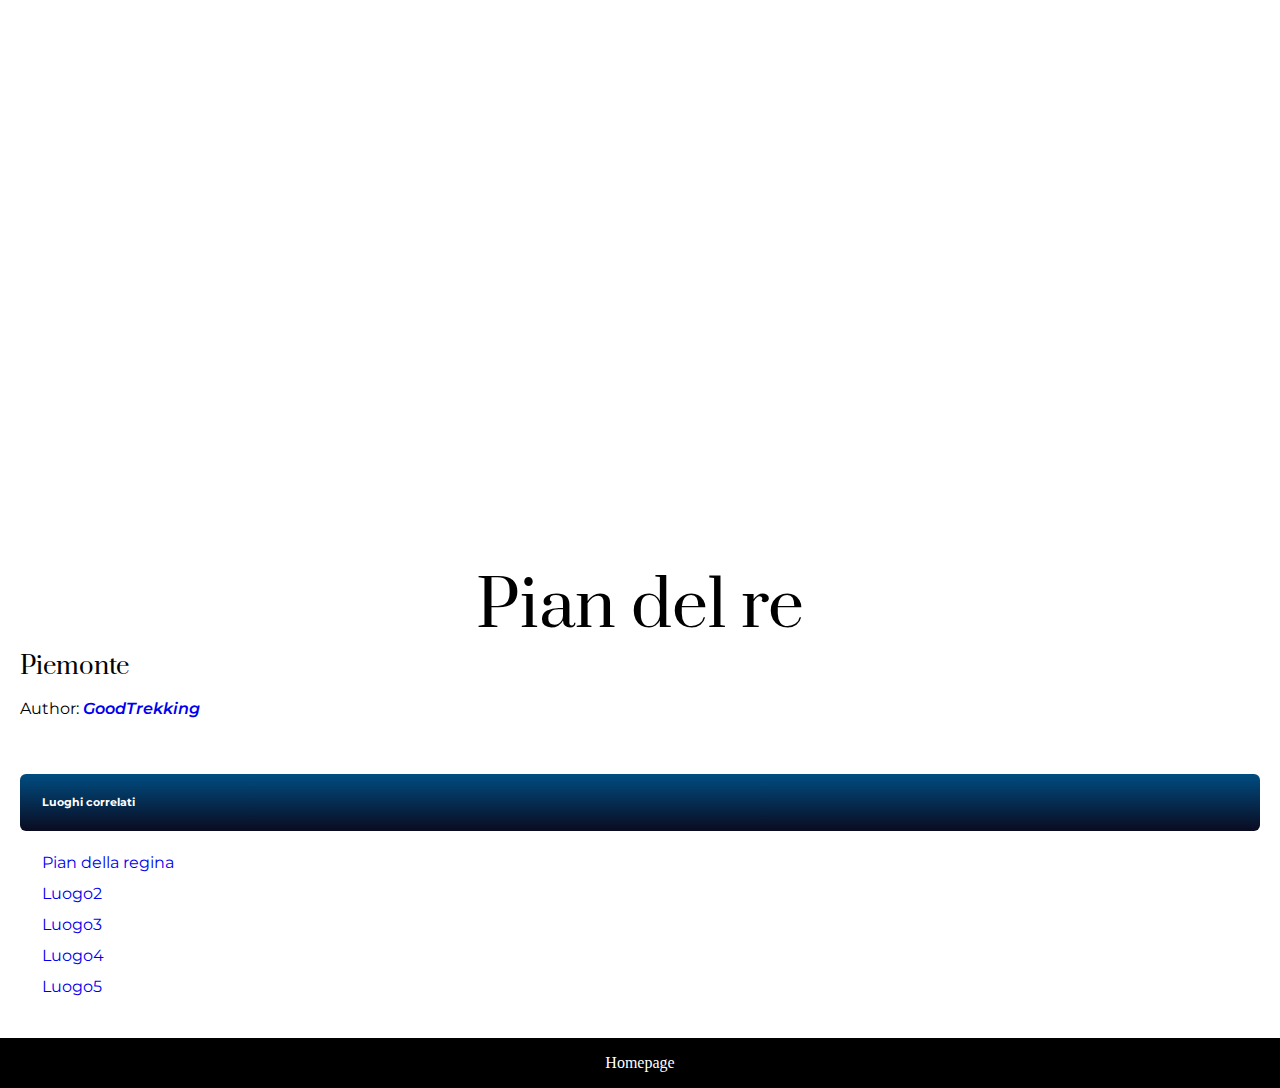
<file: TestCss/index.html>
<!DOCTYPE html>
<html lang="en">
<head>
    <meta charset="UTF-8">
    <meta name="viewport" content="width=device-width, initial-scale=1.0">
    <title>Document</title>
    <link rel="stylesheet" href="style.css">
    <link rel="preconnect" href="https://fonts.googleapis.com">
    <link rel="preconnect" href="https://fonts.gstatic.com" crossorigin>
    <link href="https://fonts.googleapis.com/css2?family=Montserrat:ital,wght@0,400;1,400;1,600&family=Prata&display=swap" rel="stylesheet">
</head>
<body>
    <div class="main-section">
        <div class="image-container">
        </div>
        <h1>Pian del re</h1>
        <h3>Piemonte</h3>
        <p>Author: <a id="author-link" href="https://www.goodtrekking.it/">GoodTrekking</a></p>
        <h6>Luoghi correlati</h6>
        <ul>
            <li><a href="./pian-della-regina.html">Pian della regina</a></li>
            <li><a href="./san-pietro-vallemina.html">Luogo2</a></li>
            <li><a href="./torino.html">Luogo3</a></li>
            <li><a href="./bra.html">Luogo4</a></li>
            <li><a href="./new-yotk.html">Luogo5</a></li>
        </ul>
    </div>
</body>
<footer>
        <a id="homepage-link" href="./index.html">Homepage</a>
</footer>
</html>
</file>
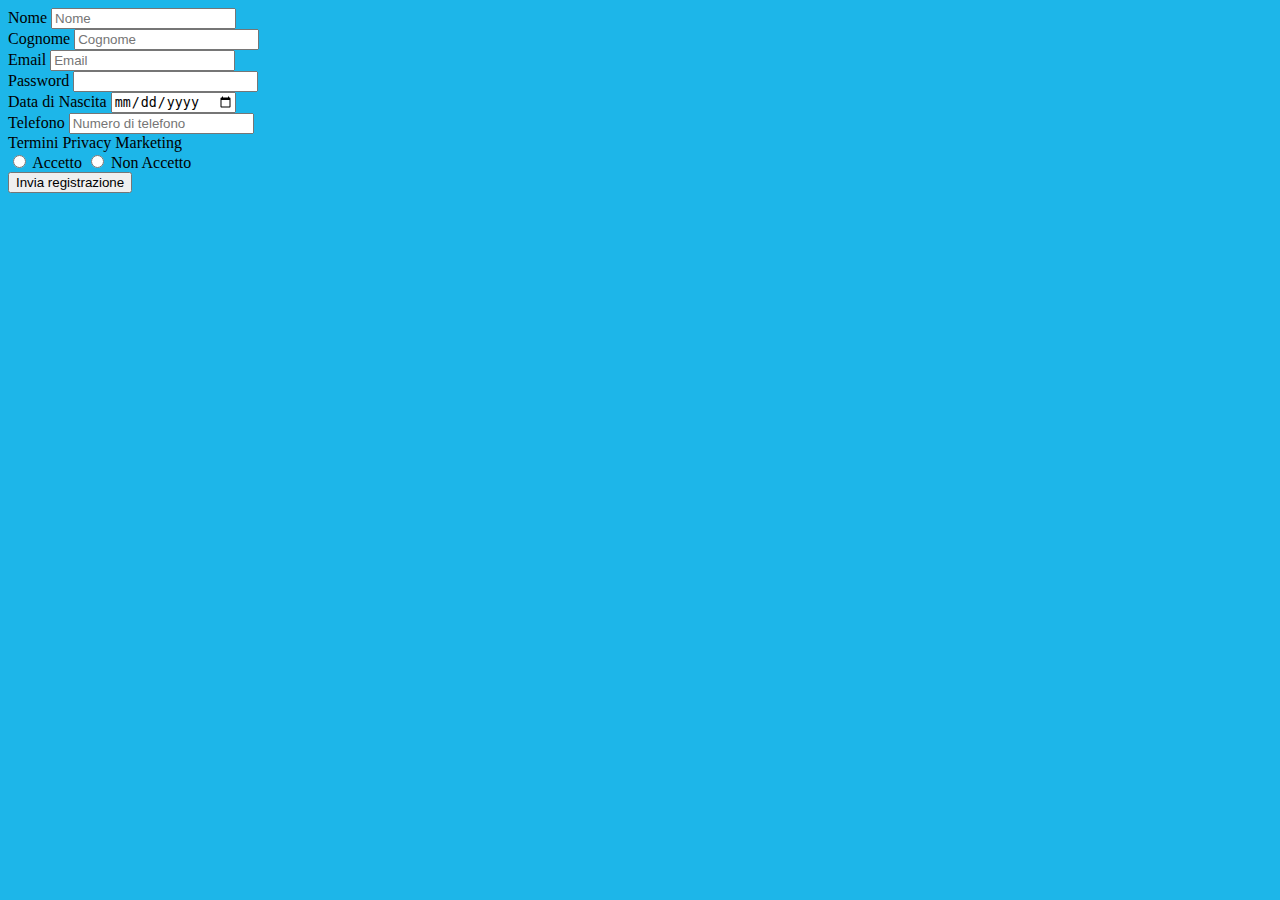
<file: TestForm/index.html>
<!DOCTYPE html>
<html lang="en">
<head>
    <meta charset="UTF-8">
    <meta name="viewport" content="width=device-width, initial-scale=1.0">
    <title>TestForm</title>
</head>
<body style="background-color: rgb(29, 182, 233);">
    <Form onsubmit="alert('Registrazione inviata!')">
        <div>
            <label for="nome">Nome</label>
            <input type="text" name="nome" placeholder="Nome">
        </div>
        <div>
            <label for="cognome">Cognome</label>
            <input type="text" name="cognome" placeholder="Cognome">
        </div>
        <div>
            <label for="email">Email</label>
            <input type="email" name="email" placeholder="Email">
        </div>
        <div>
            <label for="password">Password</label>
            <input type="password" name="password">
        </div>
        <div>
            <label for="dataDiNascita">Data di Nascita</label>
            <input type="date" name="dataDiNascita">
        </div>
        <div>
            <label for="telefono">Telefono</label>
            <input type="number" name="telefono" placeholder="Numero di telefono">
        </div>
        <div>
            <label for="privacy">Termini Privacy Marketing</label>
            <br>
            <input type="radio" name="privacy">
            <label for="accetto">Accetto</label>
            <input type="radio" name="privacy">
            <label for="nonAccetto">Non Accetto</label>
        </div>
        <div>
            <button type="submit">Invia registrazione</button>
        </div>


        
    </Form>
</body>
</html>
</file>
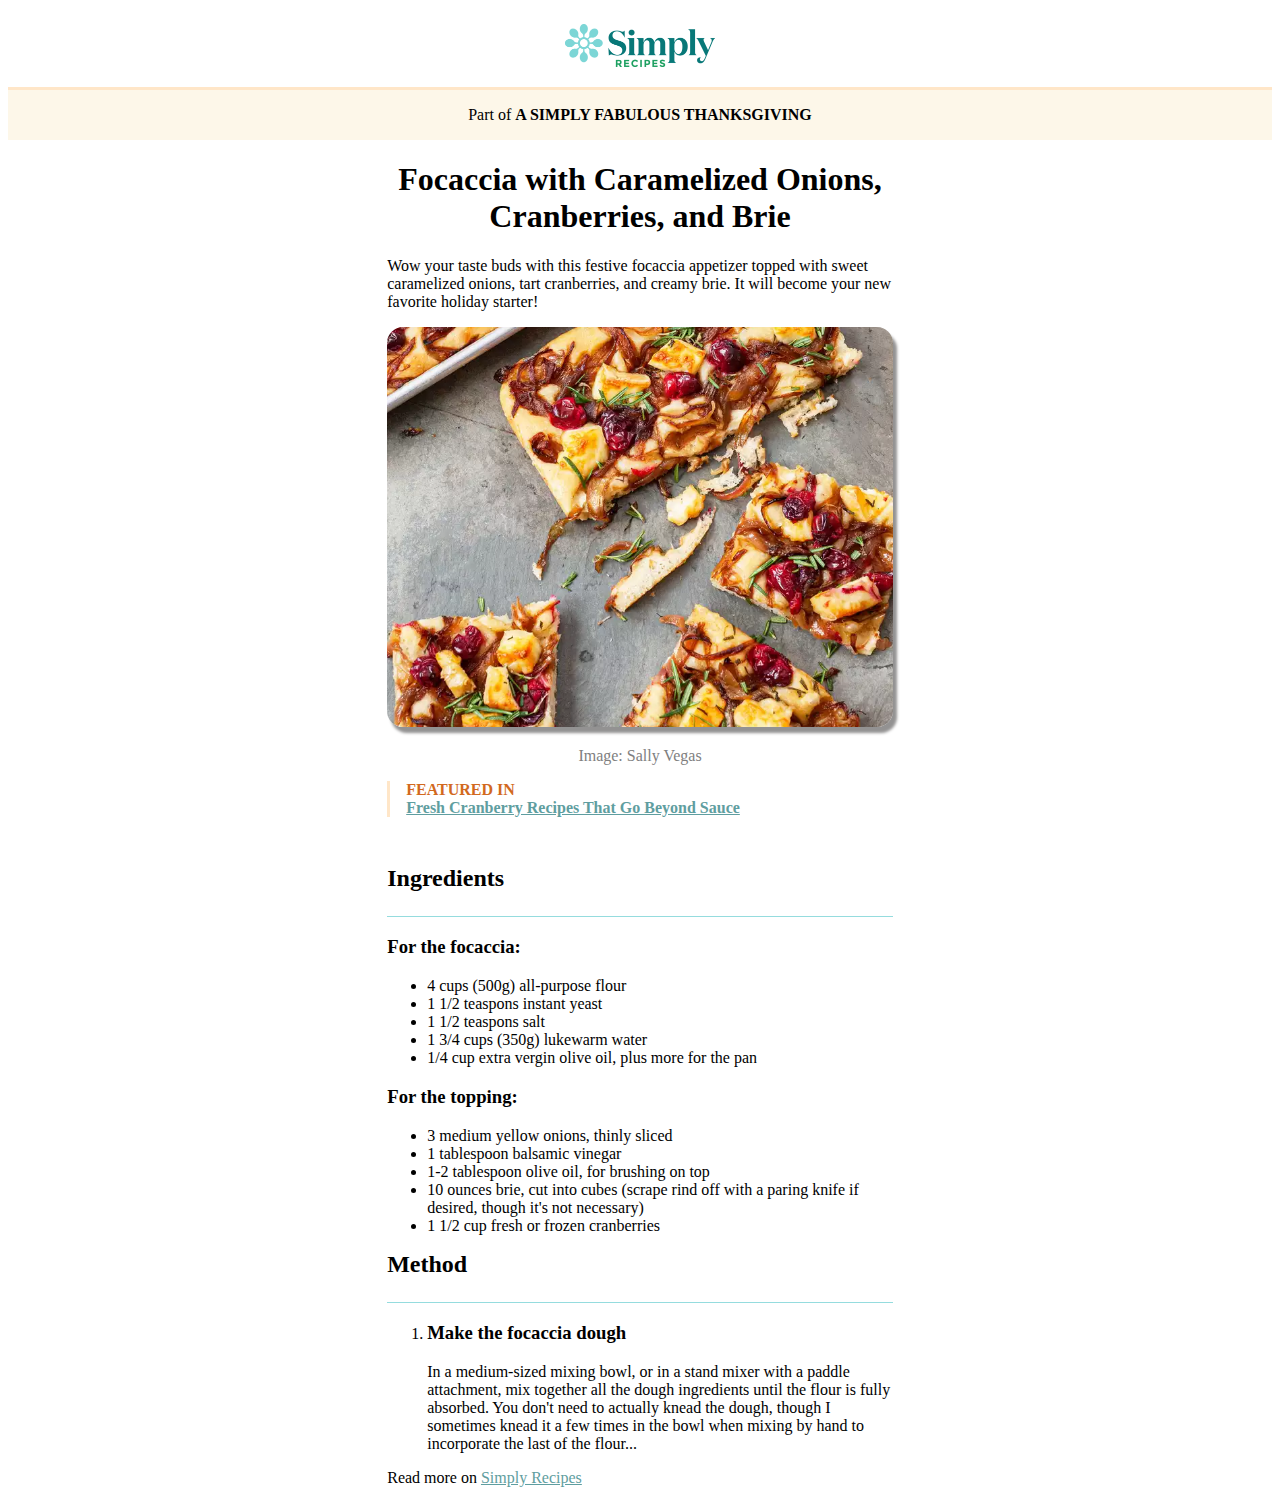
<file: W1/D1/index.html>
<!DOCTYPE html>
<html lang="en">
<head>
    <meta charset="UTF-8">
    <meta name="viewport" content="width=device-width, initial-scale=1.0">
    <link rel="stylesheet" href="style.css">
    <title>Simply Recipes</title>
</head>
<body>
    <header>
        <img src="materiali/Simply_Recipes_Logo_-_2021.png" alt="Simply Recipe Logo">
        <div class="subheader">
            Part of <b>A SIMPLY FABULOUS THANKSGIVING</b>
        </div>
    </header>
    <main>
        <h1>Focaccia with Caramelized Onions, Cranberries, and Brie</h1>
        <p>
            Wow your taste buds with this festive focaccia appetizer topped with sweet caramelized onions, tart cranberries, and 
            creamy brie. It will become your new favorite holiday starter!
        </p>
        <img src="materiali/__opt__aboutcom__coeus__resources__content_migration__simply_recipes__uploads__2020__12__Cranberry-Brie-Onion-Focaccia-LEAD-4-616c900337a44d82b82fe04845ba8c2b.webp" alt="">
        <p class="image-caption">Image: Sally Vegas</p>
        <div class="featured">
            <p><b>FEATURED IN</b></p>
            <a href="#"><b>Fresh Cranberry Recipes That Go Beyond Sauce</b></a>
        </div>
        <div class="recipe">
            <h2>Ingredients</h2>
            <h3>For the focaccia:</h3>
            <ul>
                <li>4 cups (500g) all-purpose flour</li>
                <li>1 1/2 teaspons instant yeast</li>
                <li>1 1/2 teaspons salt</li>
                <li>1 3/4 cups (350g) lukewarm water</li>
                <li>1/4 cup extra vergin olive oil, plus more for the pan</li>
            </ul>
            <h3>For the topping:</h3>
            <ul>
                <li>3 medium yellow onions, thinly sliced</li>
                <li>1 tablespoon balsamic vinegar</li>
                <li>1-2 tablespoon olive oil, for brushing on top</li>
                <li>10 ounces brie, cut into cubes (scrape rind off with a paring knife if desired, though it's not necessary)</li>
                <li>1 1/2 cup fresh or frozen cranberries</li>
            </ul>
            <h2>Method</h2>
            <ol>
                <li><h3><b>Make the focaccia dough</b></h3></li>
                <p>
                    In a medium-sized mixing bowl, or in a stand mixer with a paddle attachment, mix together
                    all the dough ingredients until the flour is fully absorbed. You don't need to actually knead 
                    the dough, though I sometimes knead it a few times in the bowl when
                    mixing by hand to incorporate the last of the flour...
                </p>
            </ol>
        </div>
    </main>
    <footer>
        <p>Read more on <a href="#">Simply Recipes</a></p>
    </footer>
</body>
</html>
</file>
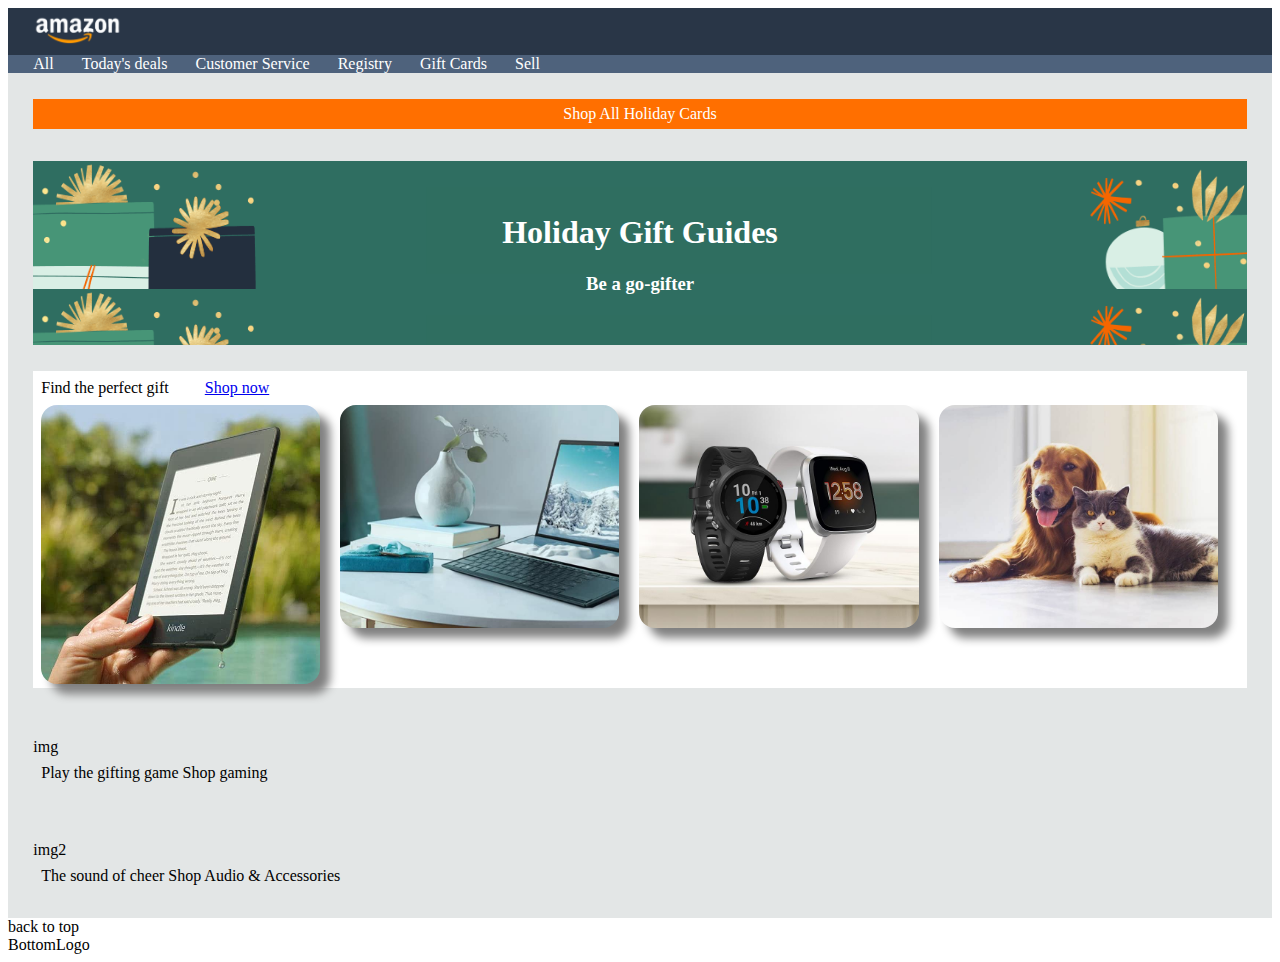
<file: W1/D4/index.html>
<!DOCTYPE html>
<html lang="en">
<head>
    <meta charset="UTF-8">
    <meta name="viewport" content="width=device-width, initial-scale=1.0">
    <link rel="stylesheet" href="style.css">
    <title>Amazon</title>
</head>
<body>
    <header>
            <div class="logo">
                <img src="assets/logo.png" alt="amazon logo">
            </div>
            <div class="navbar">
                <nav>
                    <ul>
                        <li>All</li>
                        <li>Today's deals</li>
                        <li>Customer Service</li>
                        <li>Registry</li>
                        <li>Gift Cards</li>
                        <li>Sell</li>
                    </ul>
                </nav>
            </div>
    </header>
    <main>
        <section class="holidayGifts">
            <div class="banner">Shop All Holiday Cards</div>
            <div class="giftGuides">
                <h1>
                    Holiday Gift Guides
                </h1>
                <h3>
                    Be a go-gifter
                </h3>
            </div>
        </section>
        <div class="mainContainer">
            <section class="carousel">
                <div class="titlePlusLink">
                    <p class="title">Find the perfect gift</p> 
                    <p> <a href="#">Shop now</a></p>
                </div>
                <div class="productContianer">
                    <div class="product">
                        <img src="assets/img_1.jpg" alt="kindle">
                    </div>
                    <div class="product">
                        <img src="assets/img_2.jpg" alt="pc">
                    </div>
                    <div class="product">
                        <img src="assets/img_3.jpg" alt="smartwatch">
                    </div>
                    <div class="product">
                        <img src="assets/img_4.jpg" alt="doggosAndCatos">
                    </div>
                </div>
            </section>
            <section class="giftingGame">
                <div class="longImageContainer">
                    <div class="longImage">img</div>
                    <div class="titlePlusLink">Play the gifting game Shop gaming</div>
                </div>
            </section>
            <section class="soundOfCheer">
                <div class="longImageContainer">
                    <div class="longImage">img2</div>
                    <div class="titlePlusLink">The sound of cheer Shop Audio & Accessories </div>
                </div>
            </section>
        </div>
    </main>
    <footer>
        <div class="backToTop">back to top</div>
        <div class="bottomLogo">BottomLogo</div>
    </footer>
</body>
</html>
</file>
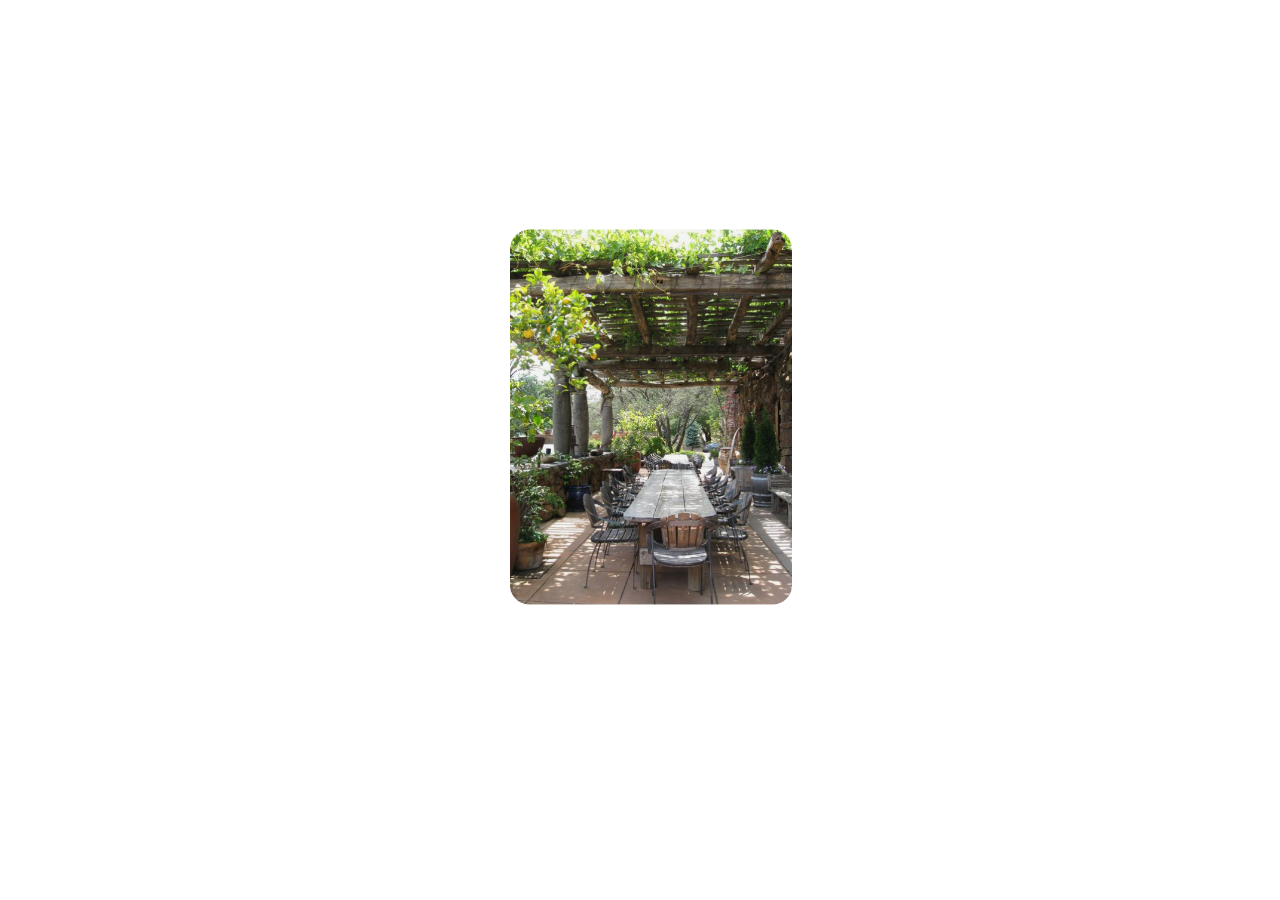
<file: W2/D1/index.html>
<!DOCTYPE html>
<html lang="it">
<head>
    <meta charset="UTF-8">
    <meta name="viewport" content="width=device-width, initial-scale=1.0">
    <title>PinterestCard</title>
    <link rel="stylesheet" href="style.css">
    <link rel="stylesheet" href="https://cdnjs.cloudflare.com/ajax/libs/font-awesome/6.5.1/css/all.min.css">
</head>
<body>
    <div class="card">
        <div class="saveButton">
            Save
        </div>
        <div class="image">
            <img src="assets/Image.png" alt="example image">
        </div>
        <div class="lowLevelButton">
            <button id="link"><i class="fa-solid fa-arrow-right"></i><span>westwingnblablablaaaaaaaaaaaaaaaaaaaaaaaaaaaaa</span></button>
            <button id="upload"><i class="fa-solid fa-arrow-up-from-bracket" style="color: #000000;"></i></button>
            <button id="other"><i class="fa-solid fa-ellipsis"></i></button>
        </div>
    </div>
</body>
</html>
</file>
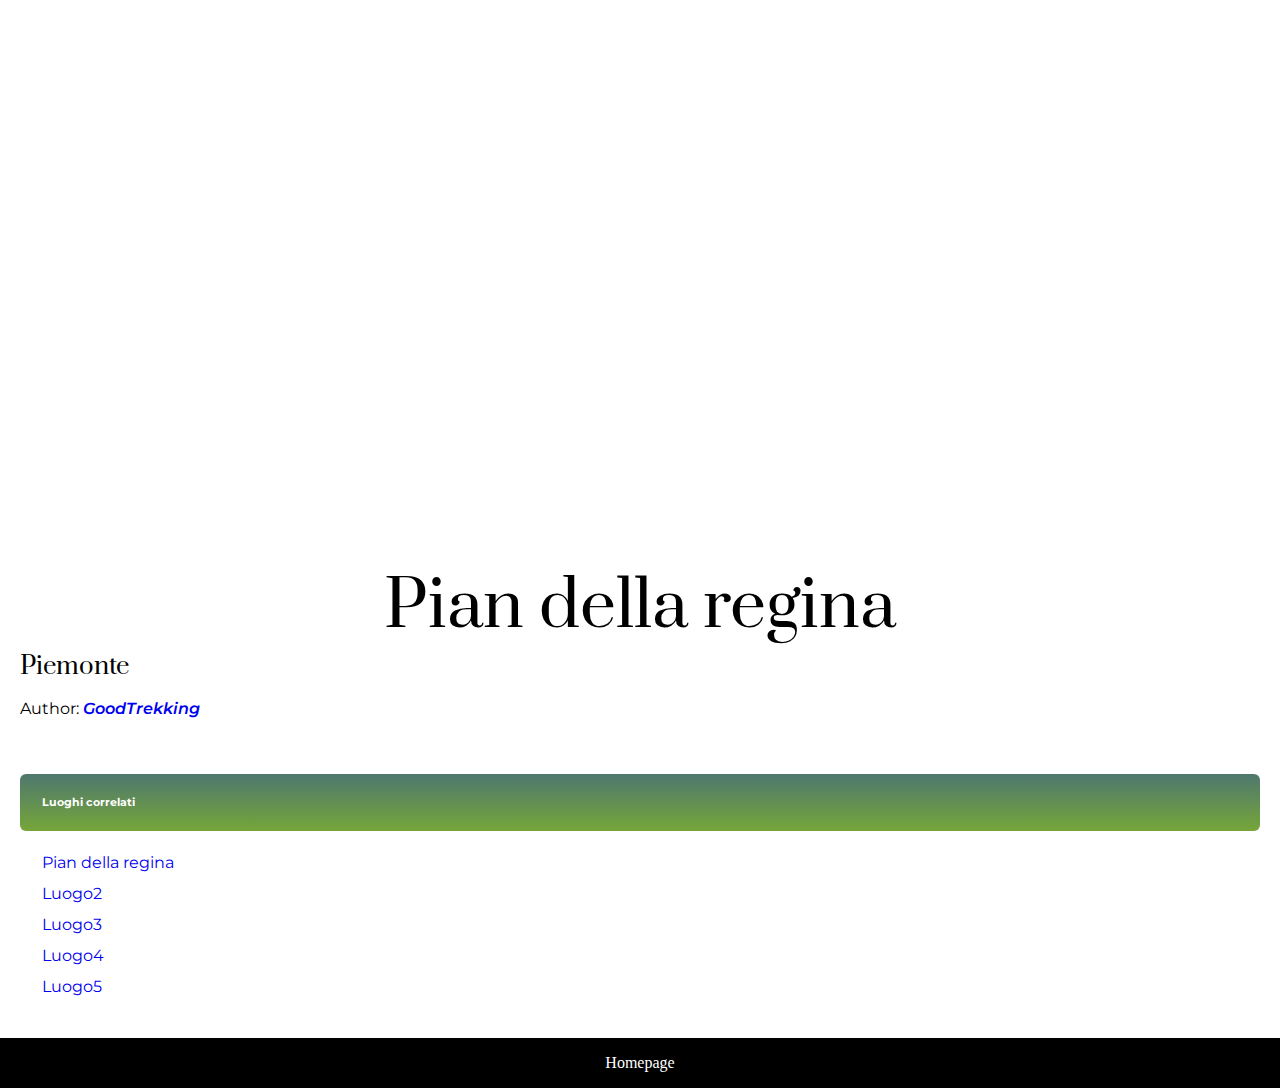
<file: TestCss/pian-della-regina.html>
<!DOCTYPE html>
<html lang="en">
<head>
    <meta charset="UTF-8">
    <meta name="viewport" content="width=device-width, initial-scale=1.0">
    <title>Document</title>
    <link rel="stylesheet" href="style.css">
    <link rel="preconnect" href="https://fonts.googleapis.com">
    <link rel="preconnect" href="https://fonts.gstatic.com" crossorigin>
    <link href="https://fonts.googleapis.com/css2?family=Montserrat:ital,wght@0,400;1,400;1,600&family=Prata&display=swap" rel="stylesheet">
</head>
<body>
    <div class="main-section">
        <div class="pian-della-regina image-container">
        </div>
        <h1>Pian della regina</h1>
        <h3>Piemonte</h3>
        <p>Author: <a id="author-link" href="https://www.goodtrekking.it/">GoodTrekking</a></p>
        <h6 class="pian-della-regina">Luoghi correlati</h6>
        <ul>
            <li><a class="pian-della-regina" href="./pian-della-regina.html">Pian della regina</a></li>
            <li><a class="pian-della-regina" href="./san-pietro-vallemina.html">Luogo2</a></li>
            <li><a class="pian-della-regina" href="./torino.html">Luogo3</a></li>
            <li><a class="pian-della-regina" href="./bra.html">Luogo4</a></li>
            <li><a class="pian-della-regina" href="./new-yotk.html">Luogo5</a></li>
        </ul>
    </div>
</body>
<footer>
        <a id="homepage-link" href="./index.html">Homepage</a>
</footer>
</html>
</file>
<file: TestCss/style.css>
@import url('https://fonts.googleapis.com/css2?family=Montserrat:ital,wght@0,400;1,400;1,600&family=Prata&display=swap');

body{
    margin: 0%;
}

h1{
    font-family: Prata;
    font-size: 64px;
    font-weight: 400;
    text-align: center;
}

h3{
    font-family: Prata;
    font-size: 24px;
    font-weight: 400;
    margin-top: 0;
}

h6 {
    padding: 22px;
    margin-bottom: 0px;
    margin-top: 56px;
    color: white;
    border-radius: 6px;
    background-image: linear-gradient(#004D81, #0A0B20);
}

h1,h3 {
    margin-bottom: 0;
}

ul {
    padding: 0;
    list-style-type: none;
}

li {
    padding-top: 6px;
    padding-bottom: 6px;
    padding-left: 22px;
    border-bottom: 1px;
    border-color: #dfdfdf;
}

a {
    text-decoration: none;
}
a:visited {
    color: #004D81;
}
a:visited.pian-della-regina {
    color: #76A639
}

footer {
    background-color: black;
    padding: 16px;
}

.main-section {
    font-family: Montserrat;
    padding: 20px;
}

.image-container {
    height: 500px;
    background-image: url("https://www.goodtrekking.it/media/2024/01/monviso-trekking-sorgenti-po.jpg&sharpen&save-as=webp&crop-to-fit&w=800&h=533&q=75");
    background-repeat: no-repeat;
    background-position: center;
}

.pian-della-regina.image-container {
    background-image: url("https://www.segugivagabondi.it/wp-content/uploads/2021/08/Pian-della-Regina-1-768x576.jpg");
}

h6.pian-della-regina {
    background-image: linear-gradient(#4E786E, #76A639);
}

#author-link {
    font-weight: 600;
    font-style: italic;
}

#homepage-link {
    color: white;
    display: block;
    text-align: center;
}
</file>
<file: W1/D1/style.css>
/* Imported fancyer font */
@import url('https://fonts.googleapis.com/css2?family=Annapurna+SIL:wght@400;700&display=swap');

.annapurna-sil-regular {
    font-family: "Annapurna SIL", serif;
    font-weight: 400;
    font-style: normal;
  }
  
.annapurna-sil-bold {
    font-family: "Annapurna SIL", serif;
    font-weight: 700;
    font-style: normal;
  }
  
/* applied font to all the body element  */
body {
    font-family: annapurna;
}

/* removed header margin and centered it's content */
header{
    margin: 0;
    text-align: center;
}

/* reduced img size and added margin to add space between this and subheader */
header img{
    width: 150px;
    margin: 1em;
}

/* changed background color and added the top border */
.subheader{
    background-color: rgb(253, 247, 233);
    border-top: solid;
    border-top-color: rgb(255 230 200);
    padding: 1em;
}

/* set size for the main content and added margins to center the content */
main{
    width: 40%;
    margin: 0 auto;
}

/* aligned main title */
h1{
    text-align: center;
}

/* cropped image, fitted as cover and added border and shadow */
main img{
    width: 100%;
    height: 400px;
    object-fit: cover;
    border-radius: 1em;
    box-shadow: 4px 6px 3px rgb(147, 146, 146);
}

/* styled image caption */
.image-caption{
    text-align: center;
    color: grey;
}

/* styled border of the featured section */
.featured {
    border-left: solid;
    border-left-color: rgb(255 230 200);
    padding: 0 1em;
    margin-bottom: 3em;
}

/* styled elements inside featured section */
.featured p{
    margin: 0;
    color: chocolate;
}

.featured a{
    color: cadetblue;
}

/* styled h2 titles with bottom border */
.recipe h2{
    border-bottom: solid 0.5px;
    border-bottom-color: rgb(149, 220, 222);
    padding-bottom: 1em;
    margin-top: 0;
}

/* styled footer */
footer {
    width: 40%;
    margin: 0 auto;
}

footer a{
    color: cadetblue;
}
</file>
<file: W1/D4/style.css>
/* Styling for the upper banner + nav bar */

.logo{
    background-color: rgb(41, 54, 71);
}

.navbar{
    background-color: rgb(78, 98, 124);
}

header img{
    margin: 0.5% 2% 0.5%;
    width: 7%;
}

nav{
    margin-left: 2%;
}

nav ul{
    margin: 0;
    padding: 0;
}

nav li{
    display: inline-block;
    list-style-type: none;
    color: white;
    margin-right: 1.5em;
}

/* Styling for the main content */
/* General Styling */
main{
    background-color: rgb(227, 230, 230);
}

.titlePlusLink{
    padding-top: 0.5em;
    padding-bottom: 0.5em;
    padding-left: 0.5em;
}

.titlePlusLink p{
    margin: 0;
    display: inline-block;
    margin-right: 2em;
    
}

.mainContainer section{
    height: 33%;
}


/* Holiday Section */
/* General */
section{
    padding: 2%;
}

/* Specific */
.banner{
    background-color: rgb(255, 111, 0);
    color: white;
    text-align: center;
    padding: 0.5%;
}

.giftGuides{
    /* background image styling */
    background-image: url(assets/bg-image.png);
    background-repeat: repeat;
    background-size: auto;
    /* test styling */
    text-align: center;
    color: white;
    /* container spacing */
    padding: 2em;
    margin-top: 2em;
}

/* Carousel section */
/* General */
.carousel {
    padding-top: 0;
}

/* Specific */
.carousel *{
    background-color: white;
    
}

.productContianer{
    height: 100%;
}

.product {
    display: inline-block;
    width: 23%;
    height: 100%;
    vertical-align: top;
    margin: 0 0.5em 0;
    
}

.product img{
    width: 100%;
    height: 100%;
    object-fit: cover;
    border-radius: 1em;
    box-shadow: 10px 10px 10px grey;
}
</file>
<file: W2/D1/style.css>
.card{
    width: 300px;
    height: 500px;
    /* position relative to father */
    position: relative;
    /* 50% of viewport height\width from top and from left */
    top: 50vh;
    left: 50vw;
    /* translation to center the image on it's center */
    transform: translate(-50%, -50%);
    /* rounded borders */
    border-radius: 1em;
}

/* provare ad usare un elemento before e applicare su quello il filter */
/* .card:hover {
    filter: brightness(0.5);
} */

/* .card::before:hover{
    content: '';
    filter: brightness(0.5);
} */

.card img{
    width: 100%;
    height: auto;
    object-fit: fill;
}

.saveButton{
    /* border style */
    border-radius: 2em;
    text-align: center;
    padding: 10px 15px;
    background-color: red;
    color: white;
    position: absolute;
    /* initial position */
    top: -30px;
    right: 30px;
    opacity: 0;
    transition: all 300ms linear;
    /* to let the savebutton stay over every other div */
    /* z-index: 1; */
}

.card:hover .saveButton{
    /* on card hover, the save button materialize and descend on the card via transition*/
    opacity: 1;
    top: 30px;
}

.lowLevelButton{
    width: 100%;
    text-align: center;
    position: absolute;
    /* transition initial parameter for the 3 low level buttons */
    bottom: 60px;
    opacity: 0;
    transition: all 300ms linear;
}
    /* final position of low level buttons */
.card:hover .lowLevelButton{
    opacity: 1;
    bottom: 110px;
}


.lowLevelButton button{
    background-color: white;
    border-radius: 2em;
    padding: 4px 6px;  
    border: none;
}

#link{
    display: inline-block;
    width: 50%;
}

#link i{
    display: inline-block;
    vertical-align: middle;
    padding-right: 0.5em;
    transform: rotate(-45deg);
}

#link span{
    display: inline-block;
    vertical-align: middle;
    /* ellipsis if text is too long */
    text-overflow: ellipsis;
    overflow: hidden;
    width: 70%;
}

#upload{
    width: 10%;
}
#other{
    width: 10%;
}
</file>
